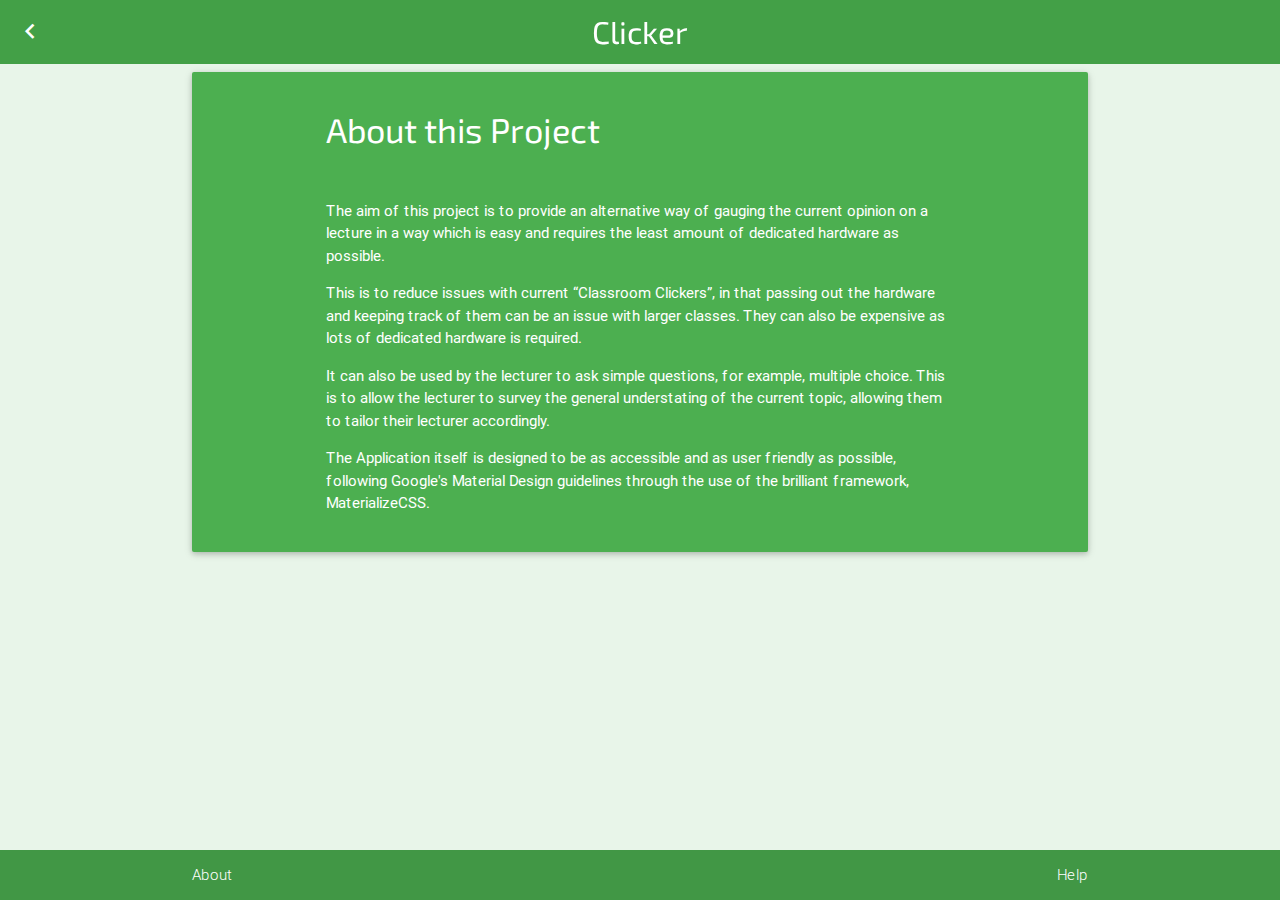
<file: app/about.html>
<!DOCTYPE html>
<html lang="en">

<head>
    <meta http-equiv="Content-Type" content="text/html; charset=UTF-8" />
    <meta charset="UTF-8" name="theme-color" content="#43a047">
    <meta name="viewport" content="width=device-width, initial-scale=1, maximum-scale=1.0, user-scalable=no" />
    <meta name="mobile-web-app-capable" content="yes">
    <meta name="apple-mobile-web-app-capable" content="yes">
    <link href="css/materialize.min.css" type="text/css" rel="stylesheet" media="screen,projection" />
    <link href="css/font-awesome.min.css" type="text/css" rel="stylesheet" media="screen,projection" />
    <link href="css/style.css" type="text/css" rel="stylesheet" media="screen,projection" />
    <link rel="icon" href="img/icon.png" />
    <link rel="apple-touch-icon" href="img/icon.png" />
    <link href='https://fonts.googleapis.com/css?family=Exo+2:600' rel='stylesheet' type='text/css'>
    <link href="https://fonts.googleapis.com/icon?family=Material+Icons" rel="stylesheet">
    <link rel="manifest" href="manifest.json">
    <title>Clicker | About</title>
</head>
<header>
    <div class="navbar-fixed">
        <nav>
            <div class="nav-wrapper green darken-1">
                <a class="brand-logo center">
                    <span class="pageChangerButton logo center" value="home">Clicker</span>
                </a>
                <a class="left show-on-large" href="./"><i class="material-icons right">keyboard_arrow_left</i></a>
            </div>
        </nav>
    </div>
</header>
<main class="green lighten-5">
    <div id="home" class="container">
        <div class="card green white-text">
            <div class=" container">
                <br>
                <h4 class="logo">About this Project</h4>
                <br>
                <p>The aim of this project is to provide an alternative way of gauging the current opinion on a lecture in a way which is easy and requires the least amount of dedicated hardware as possible.</p>
                <p> This is to reduce issues with current “Classroom Clickers”, in that passing out the hardware and keeping track of them can be an issue with larger classes. They can also be expensive as lots of dedicated hardware is required.</p>
                <p>It can also be used by the lecturer to ask simple questions, for example, multiple choice. This is to allow the lecturer to survey the general understating of the current topic, allowing them to tailor their lecturer accordingly.
                </p>
                <p>The Application itself is designed to be as accessible and as user friendly as possible, following Google's Material Design guidelines through the use of the brilliant framework, MaterializeCSS.
                </p>
                <br>
            </div>
        </div>
    </div>
</main>
<footer class="page-footer green darken-1 ">
    <div class="footer-copyright">
        <div class="container">
            <div class="left">
                <a class="white-text" href="./about.html">About</a>
            </div>
            <div class="right">
                <a class="white-text" href="./help.html">Help</a>
            </div>
        </div>
    </div>
</footer>
<script src="includes/jquery.js"></script>
<script src="includes/materialize.min.js"></script>

</html>
</file>
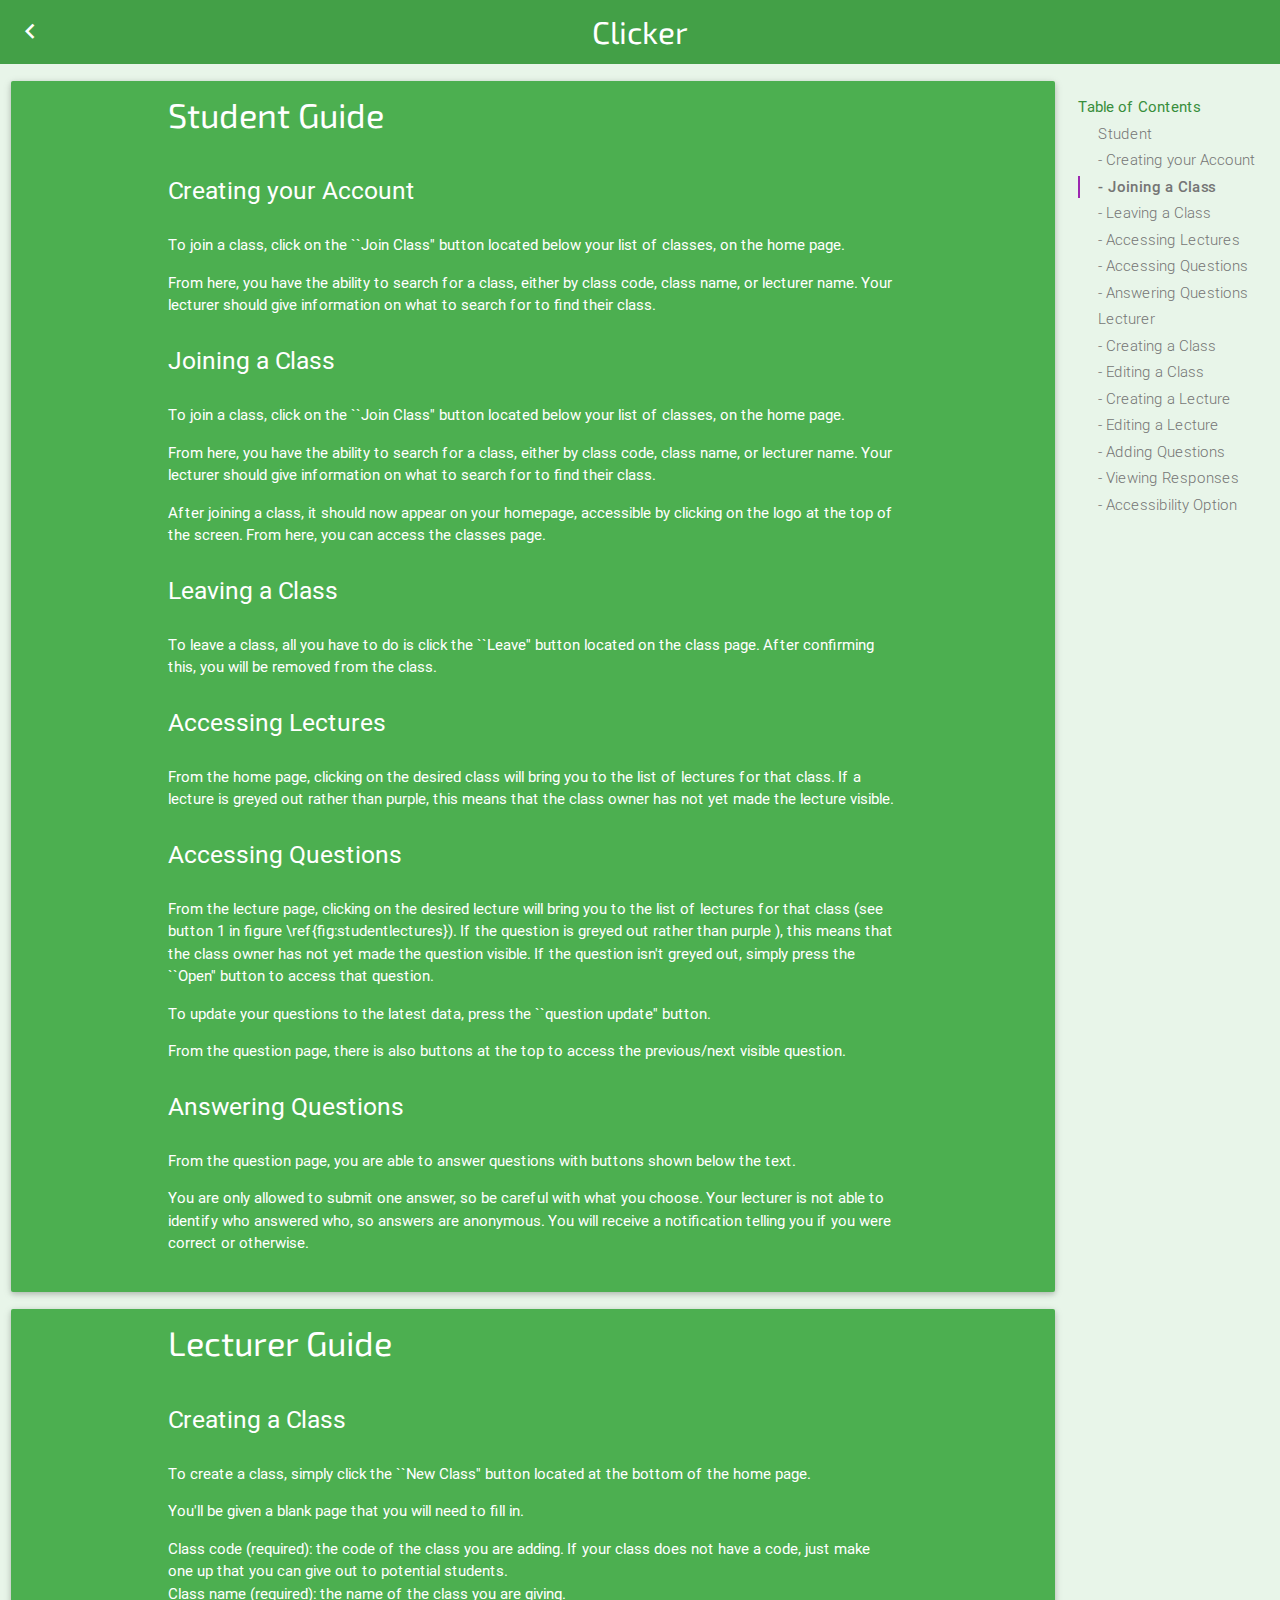
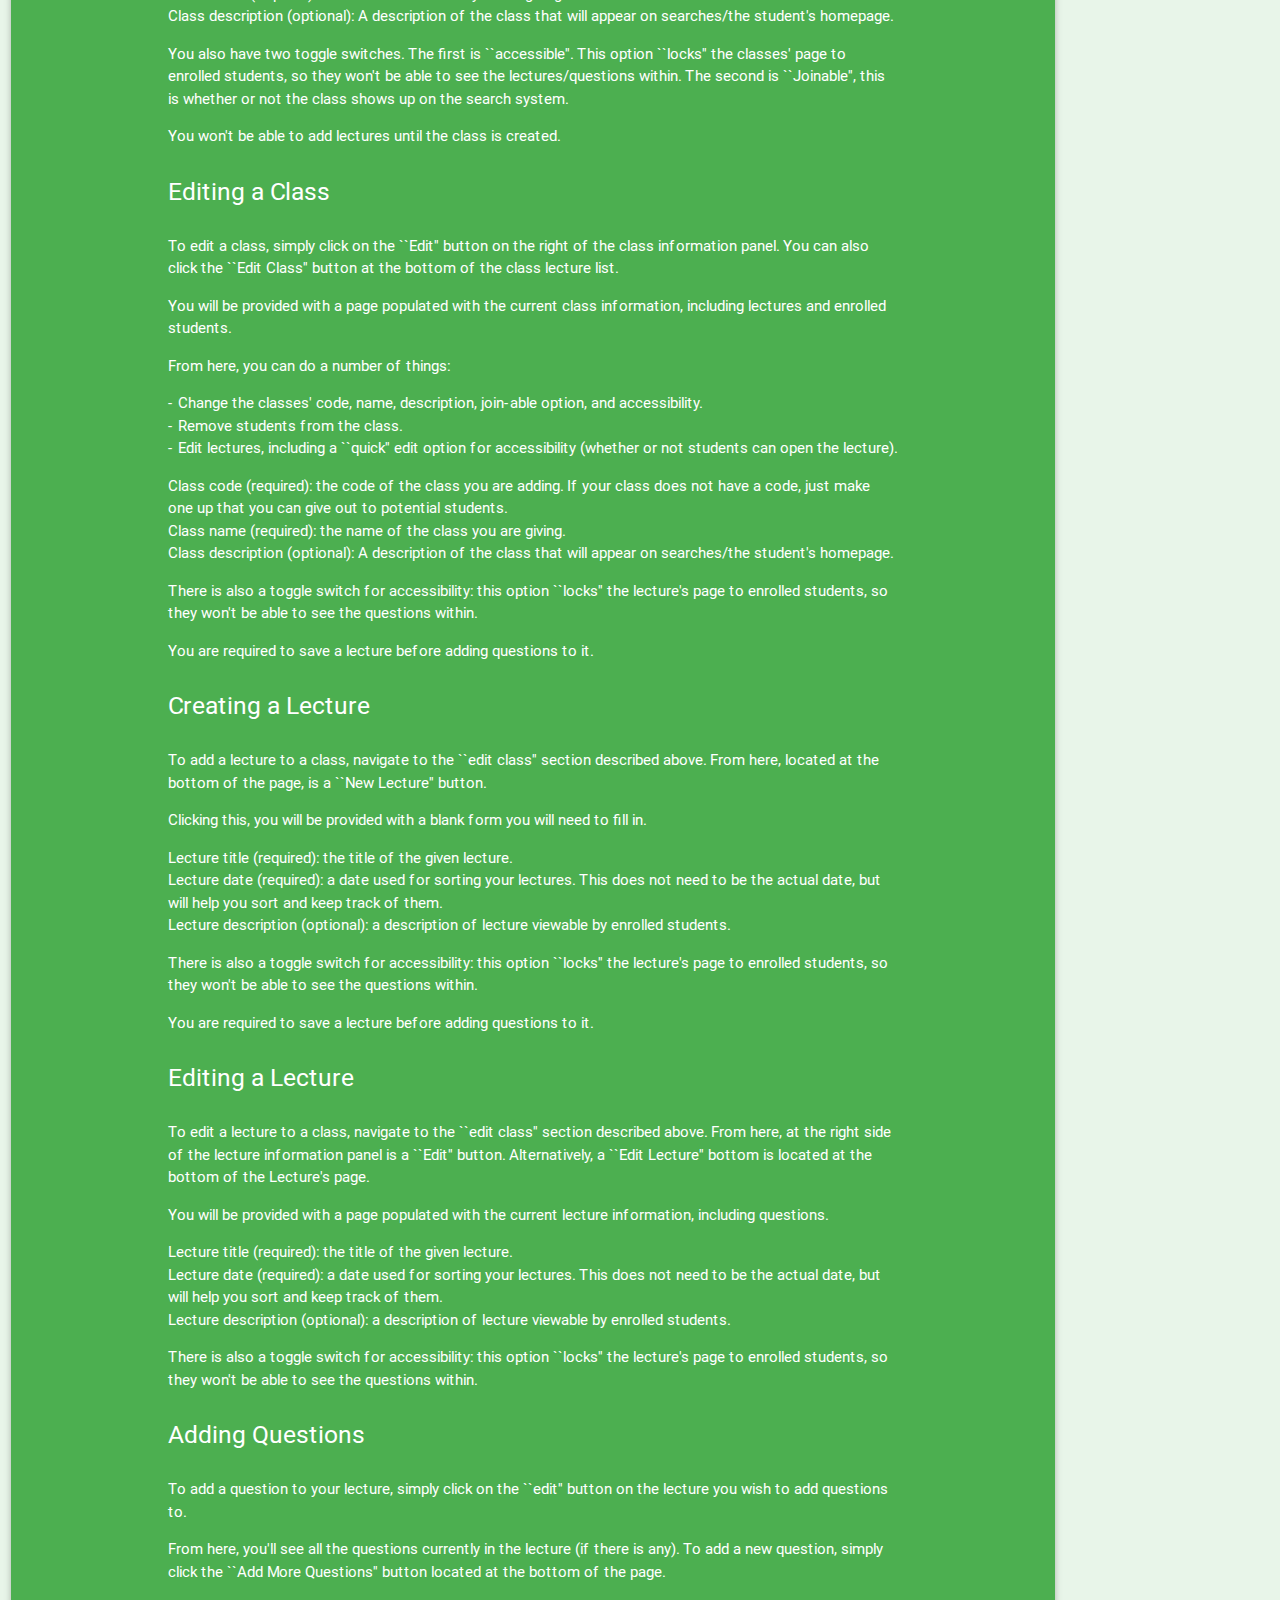
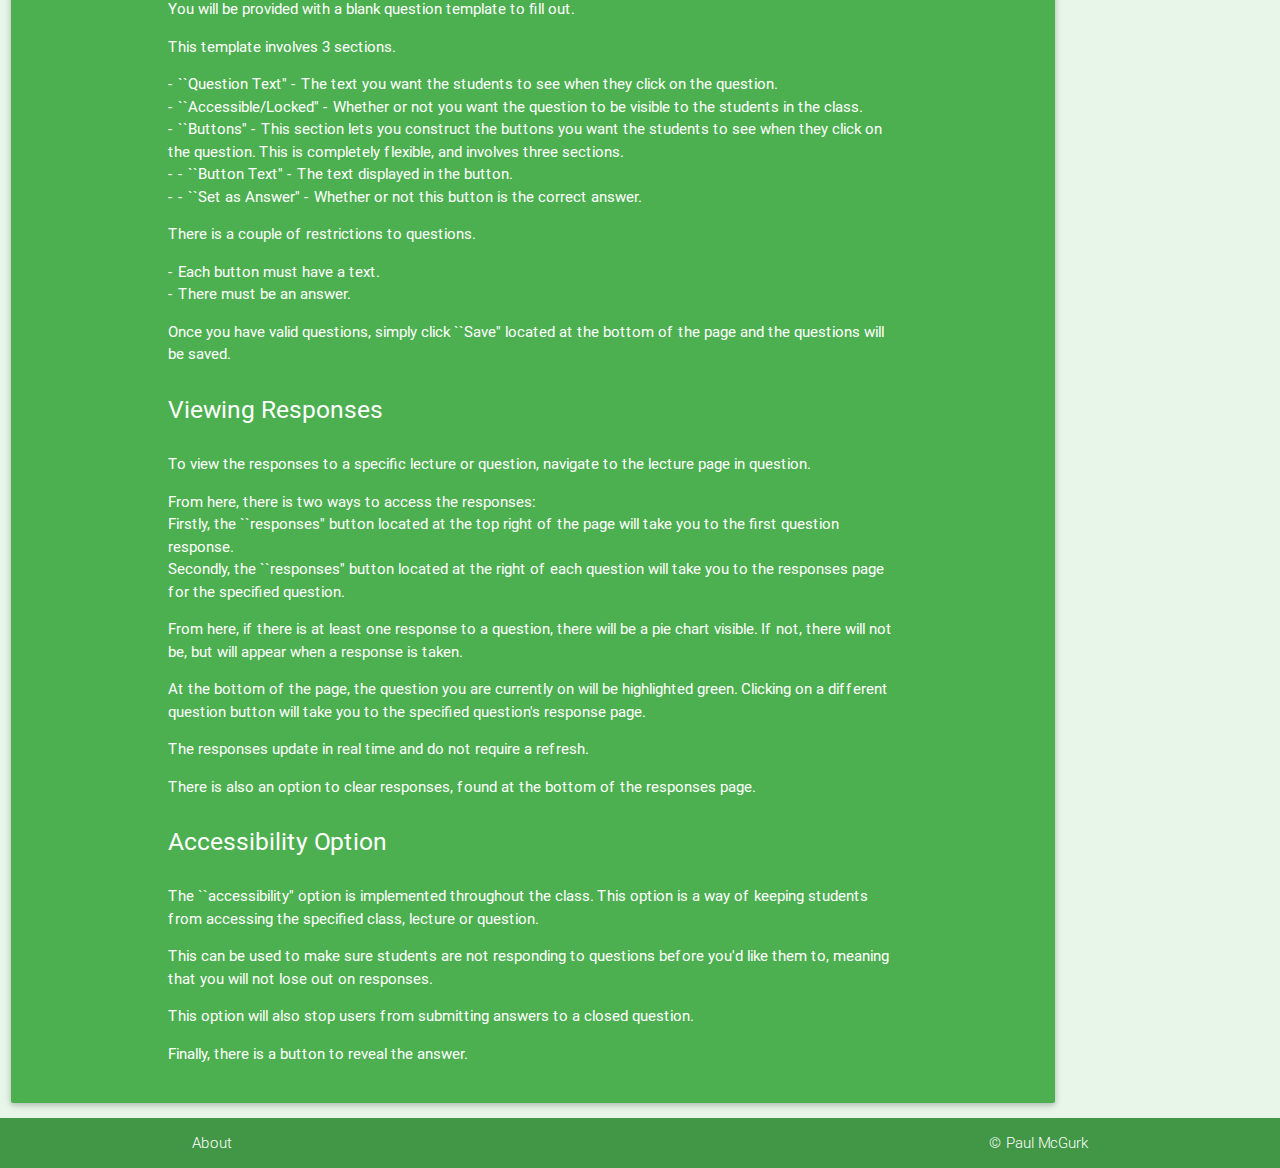
<file: app/help.html>
<!DOCTYPE html>
<html lang="en">

<head>
    <meta http-equiv="Content-Type" content="text/html; charset=UTF-8" />
    <meta charset="UTF-8" name="theme-color" content="#43a047">
    <meta name="viewport" content="width=device-width, initial-scale=1, maximum-scale=1.0, user-scalable=no" />
    <meta name="mobile-web-app-capable" content="yes">
    <meta name="apple-mobile-web-app-capable" content="yes">
    <link href="css/materialize.min.css" type="text/css" rel="stylesheet" media="screen,projection" />
    <link href="css/font-awesome.min.css" type="text/css" rel="stylesheet" media="screen,projection" />
    <link href="css/style.css" type="text/css" rel="stylesheet" media="screen,projection" />
    <link rel="icon" href="img/icon.png" />
    <link rel="apple-touch-icon" href="img/icon.png" />
    <link href='https://fonts.googleapis.com/css?family=Exo+2:600' rel='stylesheet' type='text/css'>
    <link href="https://fonts.googleapis.com/icon?family=Material+Icons" rel="stylesheet">
    <link rel="manifest" href="manifest.json">
    <title>Clicker | Help</title>
</head>
<header>
    <div class="navbar">
        <nav class="green darken-1">
            <a data-activates="mobile" class="button-collapse hide-on-med-and-up"><i class="mdi-navigation-menu right"></i></a>
            <div class="nav-wrapper">
                <ul class="hide-on-med-and-down left">
                    <li>
                        <a></a>
                    </li>
                </ul>
                <a class="brand-logo center">
                    <span class="logo center">Clicker</span>
                    <a class="left hide-on-small-only" href="./"><i class="material-icons right">keyboard_arrow_left</i></a>
                </a>
                <ul class="side-nav" id="mobile">
                    <li>
                        <a href="./">Back to Clicker</a>
                    </li>
                    <li>
                        <div class="divider"></div>
                    </li>
                    <li class="green-text text-darken-2">Table of Contents</li>
                    <li><a href="#studentGuide">Student</a>
                    </li>
                    <li><a href="#studentcreatingyouraccount">- Creating your Account</a>
                    </li>
                    <li><a href="#studentjoiningaclass">- Joining a Class</a>
                    </li>
                    <li><a href="#studentleavingaclass">- Leaving a Class</a>
                    </li>
                    <li><a href="#studentaccessinglectures">- Accessing Lectures</a>
                    </li>
                    <li><a href="#studentaccessingquestions">- Accessing Questions</a>
                    </li>
                    <li><a href="#studentansweringquestions">- Answering Questions</a>
                    </li>
                    <li><a href="#lecturerGuide">Lecturer</a>
                    </li>
                    <li><a href="#lecturercreatingaclass">- Creating a Class</a>
                    </li>
                    <li><a href="#lecturereditingaclass">- Editing a Class</a>
                    </li>
                    <li><a href="#lecturercreatingalecture">- Creating a Lecture</a>
                    </li>
                    <li><a href="#lecturereditingalecture">- Editing a Lecture</a>
                    </li>
                    <li><a href="#lectureraddingquestions">- Adding Questions</a>
                    </li>
                    <li><a href="#lecturerviewingresponses">- Viewing Responses</a>
                    </li>
                    <li><a href="#lectureraccessibilityoption">- Accessibility Option</a>
                    </li>
                </ul>
            </div>
        </nav>
    </div>
</header>
<main class="green lighten-5">
    <div class="row">
        <div class="col s12 m9 l10">
            <div class="card green white-text">
                <div class="container">
                    <h4 class="logo section scrollspy" id="studentGuide">Student Guide</h4>
                    <h5 class="section scrollspy" id="creatingyouraccount">Creating your Account</h5>
                    <p>To join a class, click on the ``Join Class'' button located below your list of classes, on the home page.</p>
                    <p>From here, you have the ability to search for a class, either by class code, class name, or lecturer name. Your lecturer should give information on what to search for to find their class.</p>
                    <h5 class="section scrollspy" id="studentjoiningaclass">Joining a Class</h5>
                    <p>To join a class, click on the ``Join Class'' button located below your list of classes, on the home page.</p>

                    <p>From here, you have the ability to search for a class, either by class code, class name, or lecturer name. Your lecturer should give information on what to search for to find their class.</p>

                    <p>After joining a class, it should now appear on your homepage, accessible by clicking on the logo at the top of the screen. From here, you can access the classes page.</p>

                    <h5 class="section scrollspy" id="studentleavingaclass">Leaving a Class</h5>
                    <p>To leave a class, all you have to do is click the ``Leave'' button located on the class page. After confirming this, you will be removed from the class.</p>

                    <h5 class="section scrollspy" id="studentaccessinglectures">Accessing Lectures</h5>
                    <p>From the home page, clicking on the desired class will bring you to the list of lectures for that class. If a lecture is greyed out rather than purple, this means that the class owner has not yet made the lecture visible.</p>
                    <h5 class="section scrollspy" id="studentaccessingquestions">Accessing Questions</h5>
                    <p>From the lecture page, clicking on the desired lecture will bring you to the list of lectures for that class (see button 1 in figure \ref{fig:studentlectures}). If the question is greyed out rather than purple ), this means that the class owner has not yet made the question visible. If the question isn't greyed out, simply press the ``Open'' button to access that question.</p>

                    <p>To update your questions to the latest data, press the ``question update'' button.</p>

                    <p>From the question page, there is also buttons at the top to access the previous/next visible question.</p>
                    <h5 class="section scrollspy" id="studentansweringquestions">Answering Questions</h5>
                    <p>From the question page, you are able to answer questions with buttons shown below the text.</p>
                    <p>You are only allowed to submit one answer, so be careful with what you choose. Your lecturer is not able to identify who answered who, so answers are anonymous. You will receive a notification telling you if you were correct or otherwise.</p>

                </div>
                <br>
            </div>
            <div class="card green white-text">
                <div class="container">
                    <h4 class="logo section scrollspy" id="lecturerGuide">Lecturer Guide</h4>
                    <h5 class="section scrollspy" id="lecturercreatingaclass">Creating a Class</h5>
                    <p>To create a class, simply click the ``New Class'' button located at the bottom of the home page.</p>

                    <p>You'll be given a blank page that you will need to fill in.</p>

                    <p>Class code (required): the code of the class you are adding. If your class does not have a code, just make one up that you can give out to potential students.
                        <br> Class name (required): the name of the class you are giving.
                        <br> Class description (optional): A description of the class that will appear on searches/the student's homepage.</p>

                    <p>You also have two toggle switches. The first is ``accessible''. This option ``locks'' the classes' page to enrolled students, so they won't be able to see the lectures/questions within. The second is ``Joinable'', this is whether or not the class shows up on the search system.</p>

                    <p>You won't be able to add lectures until the class is created.</p>
                    <h5 class="section scrollspy" id="lecturereditingaclass">Editing a Class</h5>
                    <p>To edit a class, simply click on the ``Edit'' button on the right of the class information panel. You can also click the ``Edit Class'' button at the bottom of the class lecture list.</p>
                    <p>You will be provided with a page populated with the current class information, including lectures and enrolled students.</p>
                    <p>From here, you can do a number of things:
                        <ul>
                            <li>- Change the classes' code, name, description, join-able option, and accessibility.</li>
                            <li>- Remove students from the class.</li>
                            <li>- Edit lectures, including a ``quick'' edit option for accessibility (whether or not students can open the lecture).</li>
                        </ul>
                    </p>
                    <p>
                        Class code (required): the code of the class you are adding. If your class does not have a code, just make one up that you can give out to potential students.
                        <br> Class name (required): the name of the class you are giving.
                        <br> Class description (optional): A description of the class that will appear on searches/the student's homepage.
                    </p>
                    <p>
                        There is also a toggle switch for accessibility: this option ``locks'' the lecture's page to enrolled students, so they won't be able to see the questions within.</p>

                    <p>You are required to save a lecture before adding questions to it.
                    </p>
                    <h5 class="section scrollspy" id="lecturercreatingalecture">Creating a Lecture</h5>
                    <p>To add a lecture to a class, navigate to the ``edit class'' section described above. From here, located at the bottom of the page, is a ``New Lecture'' button.</p>

                    <p>
                        Clicking this, you will be provided with a blank form you will need to fill in.</p>
                    <p>
                        Lecture title (required): the title of the given lecture.
                        <br> Lecture date (required): a date used for sorting your lectures. This does not need to be the actual date, but will help you sort and keep track of them.
                        <br> Lecture description (optional): a description of lecture viewable by enrolled students.</p>
                    <p>
                        There is also a toggle switch for accessibility: this option ``locks'' the lecture's page to enrolled students, so they won't be able to see the questions within.</p>
                    <p>
                        You are required to save a lecture before adding questions to it.
                    </p>
                    <h5 class="section scrollspy" id="lecturereditingalecture">Editing a Lecture</h5>
                    <p>To edit a lecture to a class, navigate to the ``edit class'' section described above. From here, at the right side of the lecture information panel is a ``Edit'' button. Alternatively, a ``Edit Lecture'' bottom is located at the bottom of the Lecture's page. </p>
                    <p>

                        You will be provided with a page populated with the current lecture information, including questions. </p>
                    <p>

                        Lecture title (required): the title of the given lecture.
                        <br> Lecture date (required): a date used for sorting your lectures. This does not need to be the actual date, but will help you sort and keep track of them.
                        <br> Lecture description (optional): a description of lecture viewable by enrolled students. </p>
                    <p>

                        There is also a toggle switch for accessibility: this option ``locks'' the lecture's page to enrolled students, so they won't be able to see the questions within.
                    </p>
                    <h5 class="section scrollspy" id="lectureraddingquestions">Adding Questions</h5>
                    <p>To add a question to your lecture, simply click on the ``edit'' button on the lecture you wish to add questions to.</p>
                    <p>

                        From here, you'll see all the questions currently in the lecture (if there is any). To add a new question, simply click the ``Add More Questions'' button located at the bottom of the page.</p>
                    <p>

                        You will be provided with a blank question template to fill out.</p>
                    <p>
                        This template involves 3 sections.
                        <ul>
                            <li>- ``Question Text'' - The text you want the students to see when they click on the question.</li>

                            <li>- ``Accessible/Locked'' - Whether or not you want the question to be visible to the students in the class.</li>

                            <li>- ``Buttons'' - This section lets you construct the buttons you want the students to see when they click on the question. This is completely flexible, and involves three sections.</li>

                            <ul>
                                <li>- - ``Button Text'' - The text displayed in the button.</li>
                                <il>- - ``Set as Answer'' - Whether or not this button is the correct answer.</li>
                            </ul>
                        </ul>
                    </p>
                    <p>
                        There is a couple of restrictions to questions.
                        <ul>
                            <li>- Each button must have a text.</li>
                            <li>- There must be an answer.</ili </ul>
                    </p>
                    <p>
                        Once you have valid questions, simply click ``Save'' located at the bottom of the page and the questions will be saved.</p>
                    <h5 class="section scrollspy" id="lecturerviewingresponses">Viewing Responses</h5>
                    <p>To view the responses to a specific lecture or question, navigate to the lecture page in question.
                    </p>
                    <p>
                        From here, there is two ways to access the responses:
                        <br> Firstly, the ``responses'' button located at the top right of the page will take you to the first question response.
                        <br> Secondly, the ``responses'' button located at the right of each question will take you to the responses page for the specified question.
                    </p>
                    <p>
                        From here, if there is at least one response to a question, there will be a pie chart visible. If not, there will not be, but will appear when a response is taken.
                    </p>
                    <p>
                        At the bottom of the page, the question you are currently on will be highlighted green. Clicking on a different question button will take you to the specified question's response page.
                    </p>
                    <p>
                        The responses update in real time and do not require a refresh.</p>
                    <p>There is also an option to clear responses, found at the bottom of the responses page.</p>
                    <h5 class="section scrollspy" id="lectureraccessibilityoption">Accessibility Option</h5>
                    <p>The ``accessibility'' option is implemented throughout the class. This option is a way of keeping students from accessing the specified class, lecture or question. </p>
                    <p>This can be used to make sure students are not responding to questions before you'd like them to, meaning that you will not lose out on responses.</p>
                    <p>This option will also stop users from submitting answers to a closed question.</p>
                    <p>Finally, there is a button to reveal the answer.</p>
                </div>
                <br>
            </div>
        </div>
        <div class="col hide-on-small-only m3 l2">
            <ul class="section table-of-contents">
                <li class="green-text text-darken-2">Table of Contents</li>
                <li><a href="#studentGuide">Student</a>
                </li>
                <li><a href="#studentcreatingyouraccount">- Creating your Account</a>
                </li>
                <li><a href="#studentjoiningaclass">- Joining a Class</a>
                </li>
                <li><a href="#studentleavingaclass">- Leaving a Class</a>
                </li>
                <li><a href="#studentaccessinglectures">- Accessing Lectures</a>
                </li>
                <li><a href="#studentaccessingquestions">- Accessing Questions</a>
                </li>
                <li><a href="#studentansweringquestions">- Answering Questions</a>
                </li>
                <li><a href="#lecturerGuide">Lecturer</a>
                </li>
                <li><a href="#lecturercreatingaclass">- Creating a Class</a>
                </li>
                <li><a href="#lecturereditingaclass">- Editing a Class</a>
                </li>
                <li><a href="#lecturercreatingalecture">- Creating a Lecture</a>
                </li>
                <li><a href="#lecturereditingalecture">- Editing a Lecture</a>
                </li>
                <li><a href="#lectureraddingquestions">- Adding Questions</a>
                </li>
                <li><a href="#lecturerviewingresponses">- Viewing Responses</a>
                </li>
                <li><a href="#lectureraccessibilityoption">- Accessibility Option</a>
                </li>
            </ul>
        </div>
    </div>
</main>
<footer class="page-footer green darken-1 ">
    <div class="footer-copyright">
        <div class="container">
            <div class="col s6 left">
                <a class="white-text" href="./about.html">About</a>
            </div>
            <div class="col s6 right">
                <a class="white-text">© Paul McGurk</a>
            </div>
        </div>
    </div>
</footer>
<script src="includes/jquery.js"></script>
<script src="includes/materialize.min.js"></script>
<script src="js/js.js"></script>

</html>
</file>
<file: app/css/style.css>
body {
      display: flex;
      min-height: 100vh;
      flex-direction: column;
  }
  
  main {
      flex: 1 0 auto;
  }
  
  @import url(http://fonts.googleapis.com/css?family=Exo+2:600);
  .logo {
      font-family: 'Exo 2', sans-serif;
  }
  
  .welcome-text {
      display: block;
      margin-left: auto;
      margin-right: auto;
  }
  
  footer.page-footer {
      margin: 0;
  }
  
  .row {
      margin-bottom: 0px;
  }
  
  nav {
      box-shadow: 0px 2px 5px 0px rgba(0, 0, 0, 0), 0px 2px 10px 0px rgba(0, 0, 0, 0);
  }
  
  footer.page-footer {
      padding-top: 0px;
  }
  
  page {
      <!--display: none;
      -->
  }
  
  .card {
      overflow: visible;
  }
  /* label color */
  
  .input-field label {
      color: #FFF;
  }
  /* label focus color */
  
  .input-field input[type=text]:focus + label {
      color: #FFF;
  }
  /* label underline focus color */
  
  .input-field input[type=text]:focus {
      border-bottom: 1px solid #FFF;
      box-shadow: 0 1px 0 0 #FFF;
  }
  /* valid color */
  
  .input-field input[type=text].valid {
      border-bottom: 1px solid #FFF;
      box-shadow: 0 1px 0 0 #FFF;
  }
  /* invalid color */
  
  .input-field input[type=text].invalid {
      border-bottom: 1px solid #FFF;
      box-shadow: 0 1px 0 0 #FFF;
  }
  /* icon prefix focus color */
  
  .input-field .prefix.active {
      color: #FFF;
  }
  
  textarea.materialize-textarea:focus:not([readonly]) + label {
      color: #FFF;
  }
  
  label {
      color: #FFF;
  }
  
  .switch label input[type="checkbox"]:checked + .lever::after {
      background-color: #9c27b0;
  }
  
  .switch label input[type="checkbox"]:checked + .lever {
      background-color: #9c27b0;
  }
  
  .dropdown-content li > span {
      font-size: 1.2rem;
      color: #9c27b0;
      display: block;
      padding: 1rem;
  }
  
  input[type=password].valid {
      border-bottom: 1px solid #9c27b0;
  }
  
  input[type=password]:focus:not([readonly])+label {
      color: #FFFFFF;
  }
  
  input[type=password]:focus:not([readonly]) {
      border-bottom: 1px solid #FFFFFF;
  }
  
  input:not([type]) {
      height: 1rem;
      margin: 0 0 0 0;
      border-bottom: 1px solid #FFFFFF;
  }
  
  .responseDisplay {
      height: 40vh;
      width: 50vw;
  }
  
  [type="radio"].with-gap:checked+label:before {
      border-radius: 50%;
      border: 2px solid #9c27b0;
  }
  
  [type="radio"].with-gap:checked+label:after {
      border: 2px solid #9c27b0;
      background-color: #9c27b0;
  }
  
  input:not([type]):focus:not([readonly]) {
      height: 1rem;
      margin: 0 0 0 0;
      border-bottom: 1px solid #9c27b0;
  }
  
  .collection {
      margin: 0rem 0 1rem 0;
  }
  
  .input-field {
      margin-top: 0rem;
  }
  
  #a {
      cursor: pointer;
  }
  
  textarea.materialize-textarea {
      overflow-y: hidden;
      padding: 1rem 0;
      padding-top: 1rem;
      padding-right: 0px;
      padding-bottom: 1rem;
      padding-left: 0px;
      resize: none;
      min-height: 3rem;
  }
  
  .collection {
      border: 0px;
  }
  
  .collapsible {
      border-top: 0px solid #ddd;
      border-right: 0px solid #ddd;
      border-left: 0px solid #ddd;
  }
  
  .collapsible-body {
      border-bottom: 0px solid #ddd;
  }
  
  .collapsible-header {
      background-color: rgba(0, 0, 0, 0.0);
      border-bottom: 0px solid #ddd;
  }
  
  .chart-legend li span {
      display: inline-block;
      width: 12px;
      height: 12px;
      margin-right: 5px;
  }
  
  .hidebtn {
      box-shadow: 0 2px 5px 0 rgba(0, 0, 0, 0.0), 0 2px 10px 0 rgba(0, 0, 0, 0.0);
      background-color: rgba(0, 0, 0, 0.0);
      text-transform: none;
  }
  
  .hidebtn:hover {
      box-shadow: 0 2px 5px 0 rgba(0, 0, 0, 0.0), 0 2px 10px 0 rgba(0, 0, 0, 0.0);
      background-color: rgba(0, 0, 0, 0.0);
  }
  
  .flow-text {
      margin-left: auto;
      margin-right: auto;
  }
  
  .responseSelectionButton {
      margin-bottom: 10px;
  }
  
  .padButton {
      margin-bottom: 10px;
  }
  
  [type="checkbox"]+label:before {
      content: '';
      position: absolute;
      top: 0;
      left: 0;
      width: 0px;
      height: 0px;
      z-index: 0;
      border: 0px solid #5a5a5a;
      border-radius: 0px;
      margin-top: 0px;
      transition: 0s;
  }
  
  [type="checkbox"]+label:after {
      color: green;
  }
  
  [type="checkbox"]:checked+label:before {
      border-right: 2px solid #4CAF50;
      border-bottom: 2px solid #4CAF50;
  }
  
  .table-of-contents a.active {
      border-left: 2px solid #9c27b0;
  }
</file>
